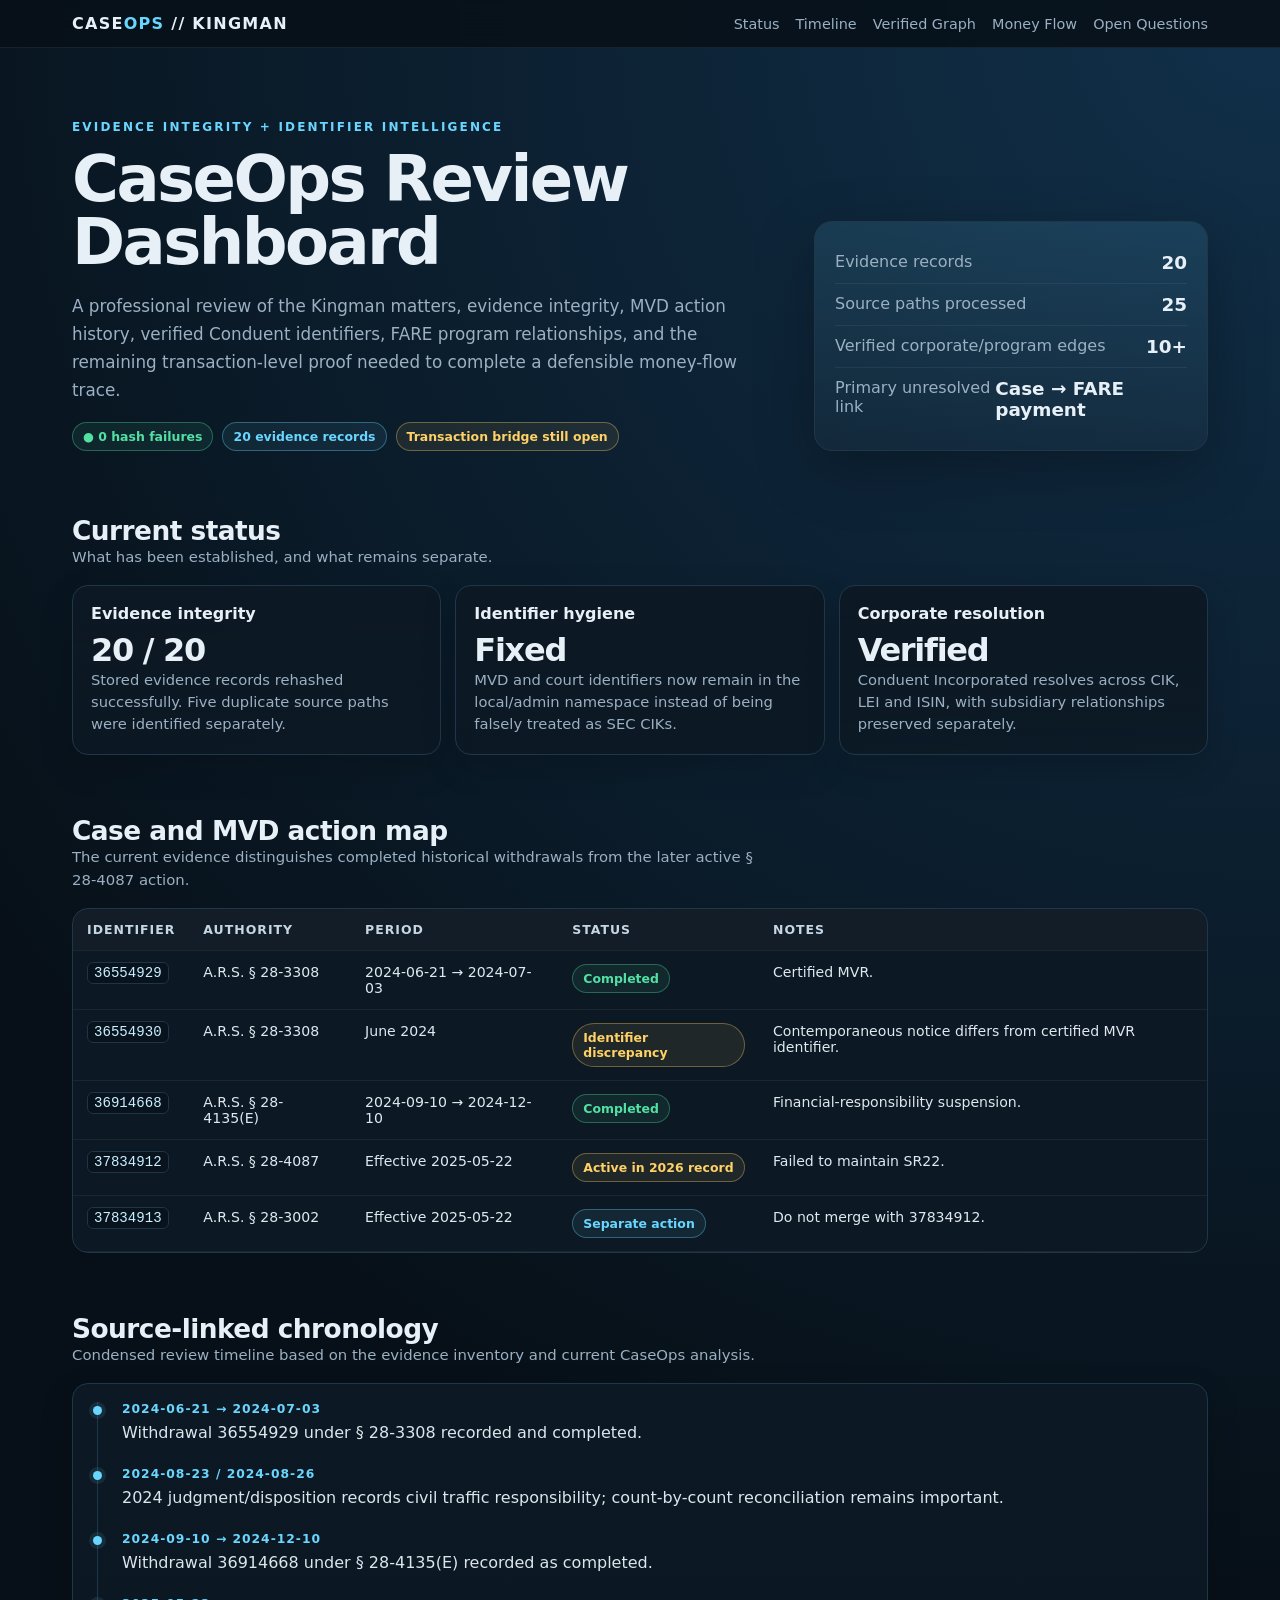
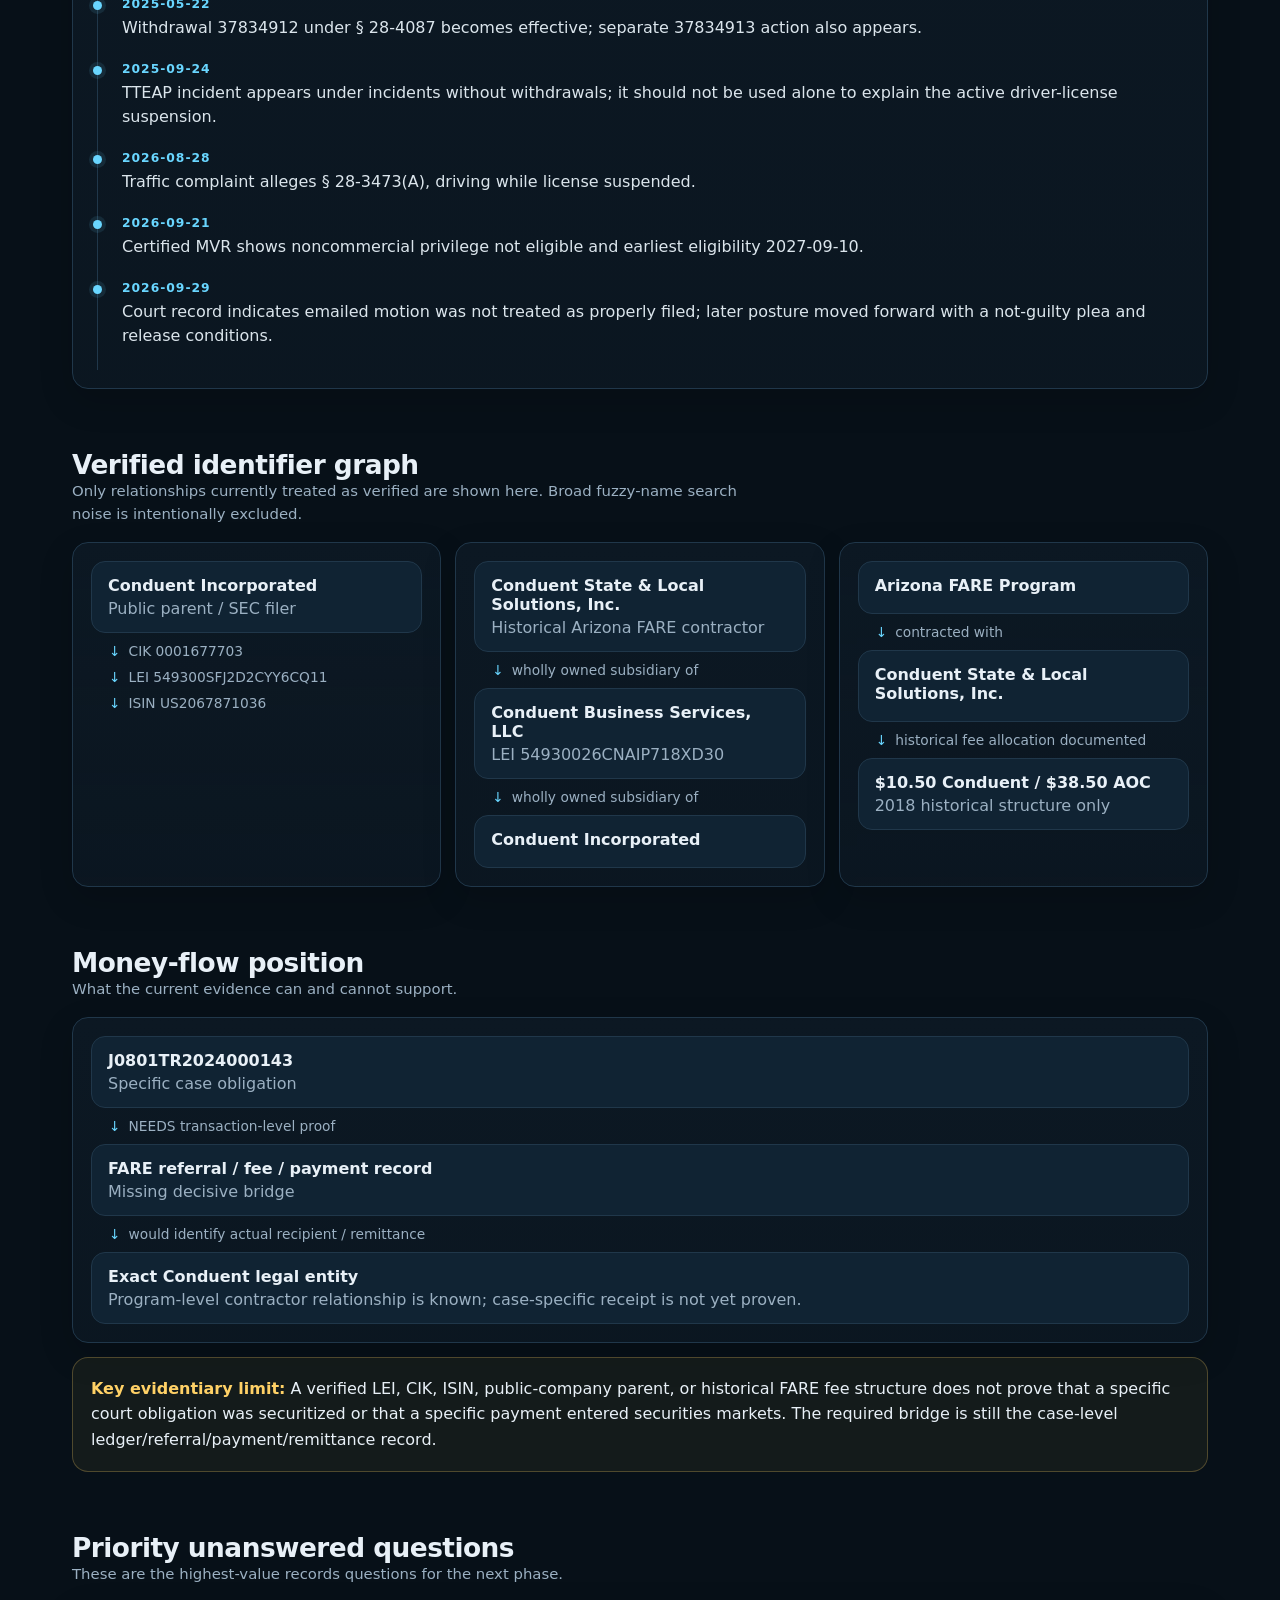
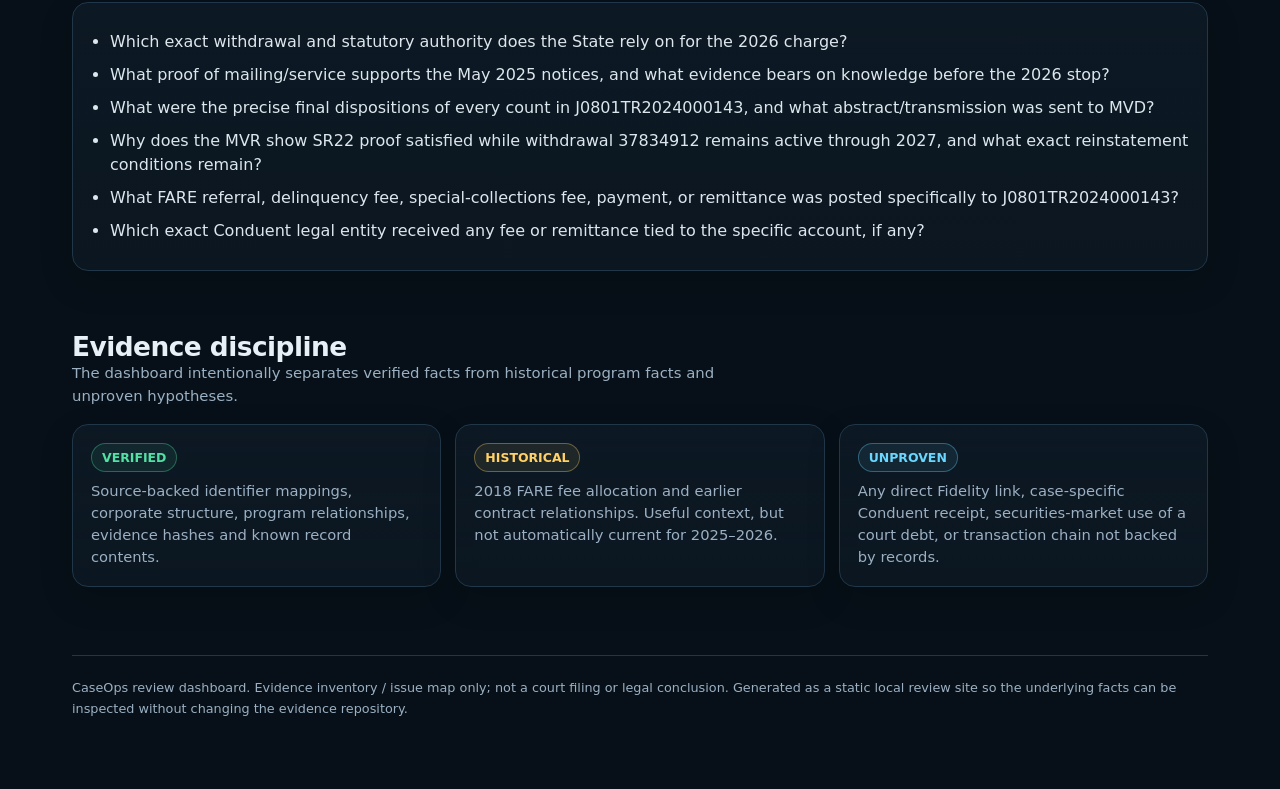
<file: review-site/index.html>
<!doctype html>
<html lang="en">
<head>
<meta charset="utf-8">
<meta name="viewport" content="width=device-width,initial-scale=1">
<title>CaseOps // Kingman Review</title>
<meta name="description" content="CaseOps evidence and identifier intelligence review dashboard">
<style>
:root{
  --bg:#071018;--panel:#0c1823;--panel2:#102333;--line:#20374a;--text:#e8f0f7;
  --muted:#9bb0c2;--accent:#69d6ff;--ok:#52e0a4;--warn:#ffd166;--danger:#ff7d8d;
  --shadow:0 18px 60px rgba(0,0,0,.28)
}
*{box-sizing:border-box}
html{scroll-behavior:smooth}
body{margin:0;background:radial-gradient(circle at top right,#11304a 0,#071018 38%),var(--bg);color:var(--text);
font-family:Inter,ui-sans-serif,system-ui,-apple-system,BlinkMacSystemFont,"Segoe UI",sans-serif}
a{color:inherit;text-decoration:none}
.wrap{max-width:1180px;margin:auto;padding:0 22px 70px}
.topbar{position:sticky;top:0;z-index:10;background:rgba(7,16,24,.88);backdrop-filter:blur(14px);
border-bottom:1px solid rgba(255,255,255,.07)}
.topinner{max-width:1180px;margin:auto;padding:14px 22px;display:flex;align-items:center;gap:18px}
.brand{font-weight:800;letter-spacing:.08em}.brand span{color:var(--accent)}
nav{margin-left:auto;display:flex;gap:16px;flex-wrap:wrap;font-size:.9rem;color:var(--muted)}
nav a:hover{color:var(--text)}
.hero{padding:72px 0 34px;display:grid;grid-template-columns:1.45fr .8fr;gap:28px;align-items:end}
.eyebrow{text-transform:uppercase;letter-spacing:.18em;font-size:.75rem;color:var(--accent);font-weight:700}
h1{font-size:clamp(2.3rem,5vw,4.8rem);line-height:.98;margin:14px 0 20px;letter-spacing:-.04em}
.hero p{font-size:1.05rem;color:var(--muted);max-width:780px;line-height:1.65}
.snapshot{background:linear-gradient(180deg,rgba(105,214,255,.12),rgba(255,255,255,.025));border:1px solid var(--line);
border-radius:18px;padding:20px;box-shadow:var(--shadow)}
.metric{display:flex;justify-content:space-between;padding:10px 0;border-bottom:1px solid rgba(255,255,255,.06)}
.metric:last-child{border-bottom:0}.metric strong{font-size:1.15rem}
.badge{display:inline-flex;align-items:center;gap:7px;padding:6px 10px;border-radius:999px;font-size:.78rem;font-weight:700;border:1px solid}
.ok{color:var(--ok);border-color:rgba(82,224,164,.35);background:rgba(82,224,164,.08)}
.warn{color:var(--warn);border-color:rgba(255,209,102,.35);background:rgba(255,209,102,.08)}
.info{color:var(--accent);border-color:rgba(105,214,255,.35);background:rgba(105,214,255,.08)}
section{padding:30px 0}
.section-head{display:flex;justify-content:space-between;align-items:end;gap:18px;margin-bottom:16px}
h2{font-size:1.65rem;margin:0;letter-spacing:-.02em}
.sub{color:var(--muted);font-size:.93rem;max-width:700px;line-height:1.55}
.grid{display:grid;grid-template-columns:repeat(3,1fr);gap:14px}
.card{background:linear-gradient(180deg,var(--panel),rgba(12,24,35,.78));border:1px solid var(--line);border-radius:16px;padding:18px;
box-shadow:0 12px 34px rgba(0,0,0,.16)}
.card h3{margin:0 0 8px;font-size:1rem}.card p{color:var(--muted);margin:0;line-height:1.5;font-size:.92rem}
.kpi{font-size:2rem;font-weight:800;letter-spacing:-.04em;margin-top:5px}
.tablewrap{overflow:auto;border:1px solid var(--line);border-radius:16px;background:var(--panel)}
table{width:100%;border-collapse:collapse;min-width:760px}
th,td{padding:13px 14px;text-align:left;border-bottom:1px solid rgba(255,255,255,.06);font-size:.88rem;vertical-align:top}
th{color:#c5d6e4;background:rgba(255,255,255,.025);font-size:.78rem;text-transform:uppercase;letter-spacing:.08em}
td{color:#dfe8ef}.muted{color:var(--muted)}
.flow{display:flex;flex-direction:column;gap:10px}
.node{padding:14px 16px;border-radius:14px;border:1px solid var(--line);background:var(--panel2)}
.node strong{display:block;margin-bottom:4px}.edge{color:var(--muted);font-size:.86rem;padding-left:18px}
.edge::before{content:"↓";color:var(--accent);margin-right:8px}
.timeline{border-left:1px solid var(--line);margin-left:6px}
.titem{position:relative;padding:0 0 22px 24px}.titem::before{content:"";position:absolute;left:-5px;top:4px;width:9px;height:9px;
border-radius:50%;background:var(--accent);box-shadow:0 0 0 4px rgba(105,214,255,.1)}
.titem .date{font-size:.77rem;color:var(--accent);text-transform:uppercase;letter-spacing:.08em;font-weight:700}
.titem .event{margin-top:5px;color:#dbe5ec;line-height:1.5}
.callout{border:1px solid rgba(255,209,102,.25);background:rgba(255,209,102,.055);border-radius:16px;padding:18px;line-height:1.6}
.callout strong{color:var(--warn)}
ul.clean{margin:0;padding-left:19px}ul.clean li{margin:9px 0;color:#dce6ed;line-height:1.5}
.footer{margin-top:38px;padding-top:22px;border-top:1px solid var(--line);color:var(--muted);font-size:.8rem;line-height:1.6}
code{font-family:ui-monospace,SFMono-Regular,Menlo,monospace;background:#08131d;border:1px solid #1e3447;padding:2px 6px;border-radius:6px;color:#c9f0ff}
@media(max-width:850px){.hero{grid-template-columns:1fr}.grid{grid-template-columns:1fr}.topinner{align-items:flex-start;flex-direction:column}nav{margin:0}.wrap{padding-left:16px;padding-right:16px}}
</style>
</head>
<body>
<div class="topbar">
  <div class="topinner">
    <div class="brand">CASE<span>OPS</span> // KINGMAN</div>
    <nav>
      <a href="#status">Status</a><a href="#timeline">Timeline</a><a href="#graph">Verified Graph</a>
      <a href="#money">Money Flow</a><a href="#questions">Open Questions</a>
    </nav>
  </div>
</div>

<div class="wrap">
  <header class="hero">
    <div>
      <div class="eyebrow">Evidence Integrity + Identifier Intelligence</div>
      <h1>CaseOps Review Dashboard</h1>
      <p>A professional review of the Kingman matters, evidence integrity, MVD action history, verified Conduent identifiers, FARE program relationships, and the remaining transaction-level proof needed to complete a defensible money-flow trace.</p>
      <div style="display:flex;gap:9px;flex-wrap:wrap;margin-top:18px">
        <span class="badge ok">● 0 hash failures</span>
        <span class="badge info">20 evidence records</span>
        <span class="badge warn">Transaction bridge still open</span>
      </div>
    </div>
    <div class="snapshot">
      <div class="metric"><span class="muted">Evidence records</span><strong>20</strong></div>
      <div class="metric"><span class="muted">Source paths processed</span><strong>25</strong></div>
      <div class="metric"><span class="muted">Verified corporate/program edges</span><strong>10+</strong></div>
      <div class="metric"><span class="muted">Primary unresolved link</span><strong>Case → FARE payment</strong></div>
    </div>
  </header>

  <section id="status">
    <div class="section-head"><div><h2>Current status</h2><div class="sub">What has been established, and what remains separate.</div></div></div>
    <div class="grid">
      <div class="card"><h3>Evidence integrity</h3><div class="kpi">20 / 20</div><p>Stored evidence records rehashed successfully. Five duplicate source paths were identified separately.</p></div>
      <div class="card"><h3>Identifier hygiene</h3><div class="kpi">Fixed</div><p>MVD and court identifiers now remain in the local/admin namespace instead of being falsely treated as SEC CIKs.</p></div>
      <div class="card"><h3>Corporate resolution</h3><div class="kpi">Verified</div><p>Conduent Incorporated resolves across CIK, LEI and ISIN, with subsidiary relationships preserved separately.</p></div>
    </div>
  </section>

  <section>
    <div class="section-head"><div><h2>Case and MVD action map</h2><div class="sub">The current evidence distinguishes completed historical withdrawals from the later active § 28-4087 action.</div></div></div>
    <div class="tablewrap">
      <table>
        <thead><tr><th>Identifier</th><th>Authority</th><th>Period</th><th>Status</th><th>Notes</th></tr></thead>
        <tbody>
          <tr><td><code>36554929</code></td><td>A.R.S. § 28-3308</td><td>2024-06-21 → 2024-07-03</td><td><span class="badge ok">Completed</span></td><td>Certified MVR.</td></tr>
          <tr><td><code>36554930</code></td><td>A.R.S. § 28-3308</td><td>June 2024</td><td><span class="badge warn">Identifier discrepancy</span></td><td>Contemporaneous notice differs from certified MVR identifier.</td></tr>
          <tr><td><code>36914668</code></td><td>A.R.S. § 28-4135(E)</td><td>2024-09-10 → 2024-12-10</td><td><span class="badge ok">Completed</span></td><td>Financial-responsibility suspension.</td></tr>
          <tr><td><code>37834912</code></td><td>A.R.S. § 28-4087</td><td>Effective 2025-05-22</td><td><span class="badge warn">Active in 2026 record</span></td><td>Failed to maintain SR22.</td></tr>
          <tr><td><code>37834913</code></td><td>A.R.S. § 28-3002</td><td>Effective 2025-05-22</td><td><span class="badge info">Separate action</span></td><td>Do not merge with 37834912.</td></tr>
        </tbody>
      </table>
    </div>
  </section>

  <section id="timeline">
    <div class="section-head"><div><h2>Source-linked chronology</h2><div class="sub">Condensed review timeline based on the evidence inventory and current CaseOps analysis.</div></div></div>
    <div class="card">
      <div class="timeline">
        <div class="titem"><div class="date">2024-06-21 → 2024-07-03</div><div class="event">Withdrawal 36554929 under § 28-3308 recorded and completed.</div></div>
        <div class="titem"><div class="date">2024-08-23 / 2024-08-26</div><div class="event">2024 judgment/disposition records civil traffic responsibility; count-by-count reconciliation remains important.</div></div>
        <div class="titem"><div class="date">2024-09-10 → 2024-12-10</div><div class="event">Withdrawal 36914668 under § 28-4135(E) recorded as completed.</div></div>
        <div class="titem"><div class="date">2025-05-22</div><div class="event">Withdrawal 37834912 under § 28-4087 becomes effective; separate 37834913 action also appears.</div></div>
        <div class="titem"><div class="date">2025-09-24</div><div class="event">TTEAP incident appears under incidents without withdrawals; it should not be used alone to explain the active driver-license suspension.</div></div>
        <div class="titem"><div class="date">2026-08-28</div><div class="event">Traffic complaint alleges § 28-3473(A), driving while license suspended.</div></div>
        <div class="titem"><div class="date">2026-09-21</div><div class="event">Certified MVR shows noncommercial privilege not eligible and earliest eligibility 2027-09-10.</div></div>
        <div class="titem"><div class="date">2026-09-29</div><div class="event">Court record indicates emailed motion was not treated as properly filed; later posture moved forward with a not-guilty plea and release conditions.</div></div>
      </div>
    </div>
  </section>

  <section id="graph">
    <div class="section-head"><div><h2>Verified identifier graph</h2><div class="sub">Only relationships currently treated as verified are shown here. Broad fuzzy-name search noise is intentionally excluded.</div></div></div>
    <div class="grid">
      <div class="card flow">
        <div class="node"><strong>Conduent Incorporated</strong><span class="muted">Public parent / SEC filer</span></div>
        <div class="edge">CIK 0001677703</div>
        <div class="edge">LEI 549300SFJ2D2CYY6CQ11</div>
        <div class="edge">ISIN US2067871036</div>
      </div>
      <div class="card flow">
        <div class="node"><strong>Conduent State & Local Solutions, Inc.</strong><span class="muted">Historical Arizona FARE contractor</span></div>
        <div class="edge">wholly owned subsidiary of</div>
        <div class="node"><strong>Conduent Business Services, LLC</strong><span class="muted">LEI 54930026CNAIP718XD30</span></div>
        <div class="edge">wholly owned subsidiary of</div>
        <div class="node"><strong>Conduent Incorporated</strong></div>
      </div>
      <div class="card flow">
        <div class="node"><strong>Arizona FARE Program</strong></div>
        <div class="edge">contracted with</div>
        <div class="node"><strong>Conduent State & Local Solutions, Inc.</strong></div>
        <div class="edge">historical fee allocation documented</div>
        <div class="node"><strong>$10.50 Conduent / $38.50 AOC</strong><span class="muted">2018 historical structure only</span></div>
      </div>
    </div>
  </section>

  <section id="money">
    <div class="section-head"><div><h2>Money-flow position</h2><div class="sub">What the current evidence can and cannot support.</div></div></div>
    <div class="card">
      <div class="flow">
        <div class="node"><strong>J0801TR2024000143</strong><span class="muted">Specific case obligation</span></div>
        <div class="edge">NEEDS transaction-level proof</div>
        <div class="node"><strong>FARE referral / fee / payment record</strong><span class="muted">Missing decisive bridge</span></div>
        <div class="edge">would identify actual recipient / remittance</div>
        <div class="node"><strong>Exact Conduent legal entity</strong><span class="muted">Program-level contractor relationship is known; case-specific receipt is not yet proven.</span></div>
      </div>
    </div>
    <div class="callout" style="margin-top:14px">
      <strong>Key evidentiary limit:</strong> A verified LEI, CIK, ISIN, public-company parent, or historical FARE fee structure does not prove that a specific court obligation was securitized or that a specific payment entered securities markets. The required bridge is still the case-level ledger/referral/payment/remittance record.
    </div>
  </section>

  <section id="questions">
    <div class="section-head"><div><h2>Priority unanswered questions</h2><div class="sub">These are the highest-value records questions for the next phase.</div></div></div>
    <div class="card">
      <ul class="clean">
        <li>Which exact withdrawal and statutory authority does the State rely on for the 2026 charge?</li>
        <li>What proof of mailing/service supports the May 2025 notices, and what evidence bears on knowledge before the 2026 stop?</li>
        <li>What were the precise final dispositions of every count in J0801TR2024000143, and what abstract/transmission was sent to MVD?</li>
        <li>Why does the MVR show SR22 proof satisfied while withdrawal 37834912 remains active through 2027, and what exact reinstatement conditions remain?</li>
        <li>What FARE referral, delinquency fee, special-collections fee, payment, or remittance was posted specifically to J0801TR2024000143?</li>
        <li>Which exact Conduent legal entity received any fee or remittance tied to the specific account, if any?</li>
      </ul>
    </div>
  </section>

  <section>
    <div class="section-head"><div><h2>Evidence discipline</h2><div class="sub">The dashboard intentionally separates verified facts from historical program facts and unproven hypotheses.</div></div></div>
    <div class="grid">
      <div class="card"><h3><span class="badge ok">VERIFIED</span></h3><p>Source-backed identifier mappings, corporate structure, program relationships, evidence hashes and known record contents.</p></div>
      <div class="card"><h3><span class="badge warn">HISTORICAL</span></h3><p>2018 FARE fee allocation and earlier contract relationships. Useful context, but not automatically current for 2025–2026.</p></div>
      <div class="card"><h3><span class="badge info">UNPROVEN</span></h3><p>Any direct Fidelity link, case-specific Conduent receipt, securities-market use of a court debt, or transaction chain not backed by records.</p></div>
    </div>
  </section>

  <div class="footer">
    CaseOps review dashboard. Evidence inventory / issue map only; not a court filing or legal conclusion. 
    Generated as a static local review site so the underlying facts can be inspected without changing the evidence repository.
  </div>
</div>
</body>
</html>
</file>
